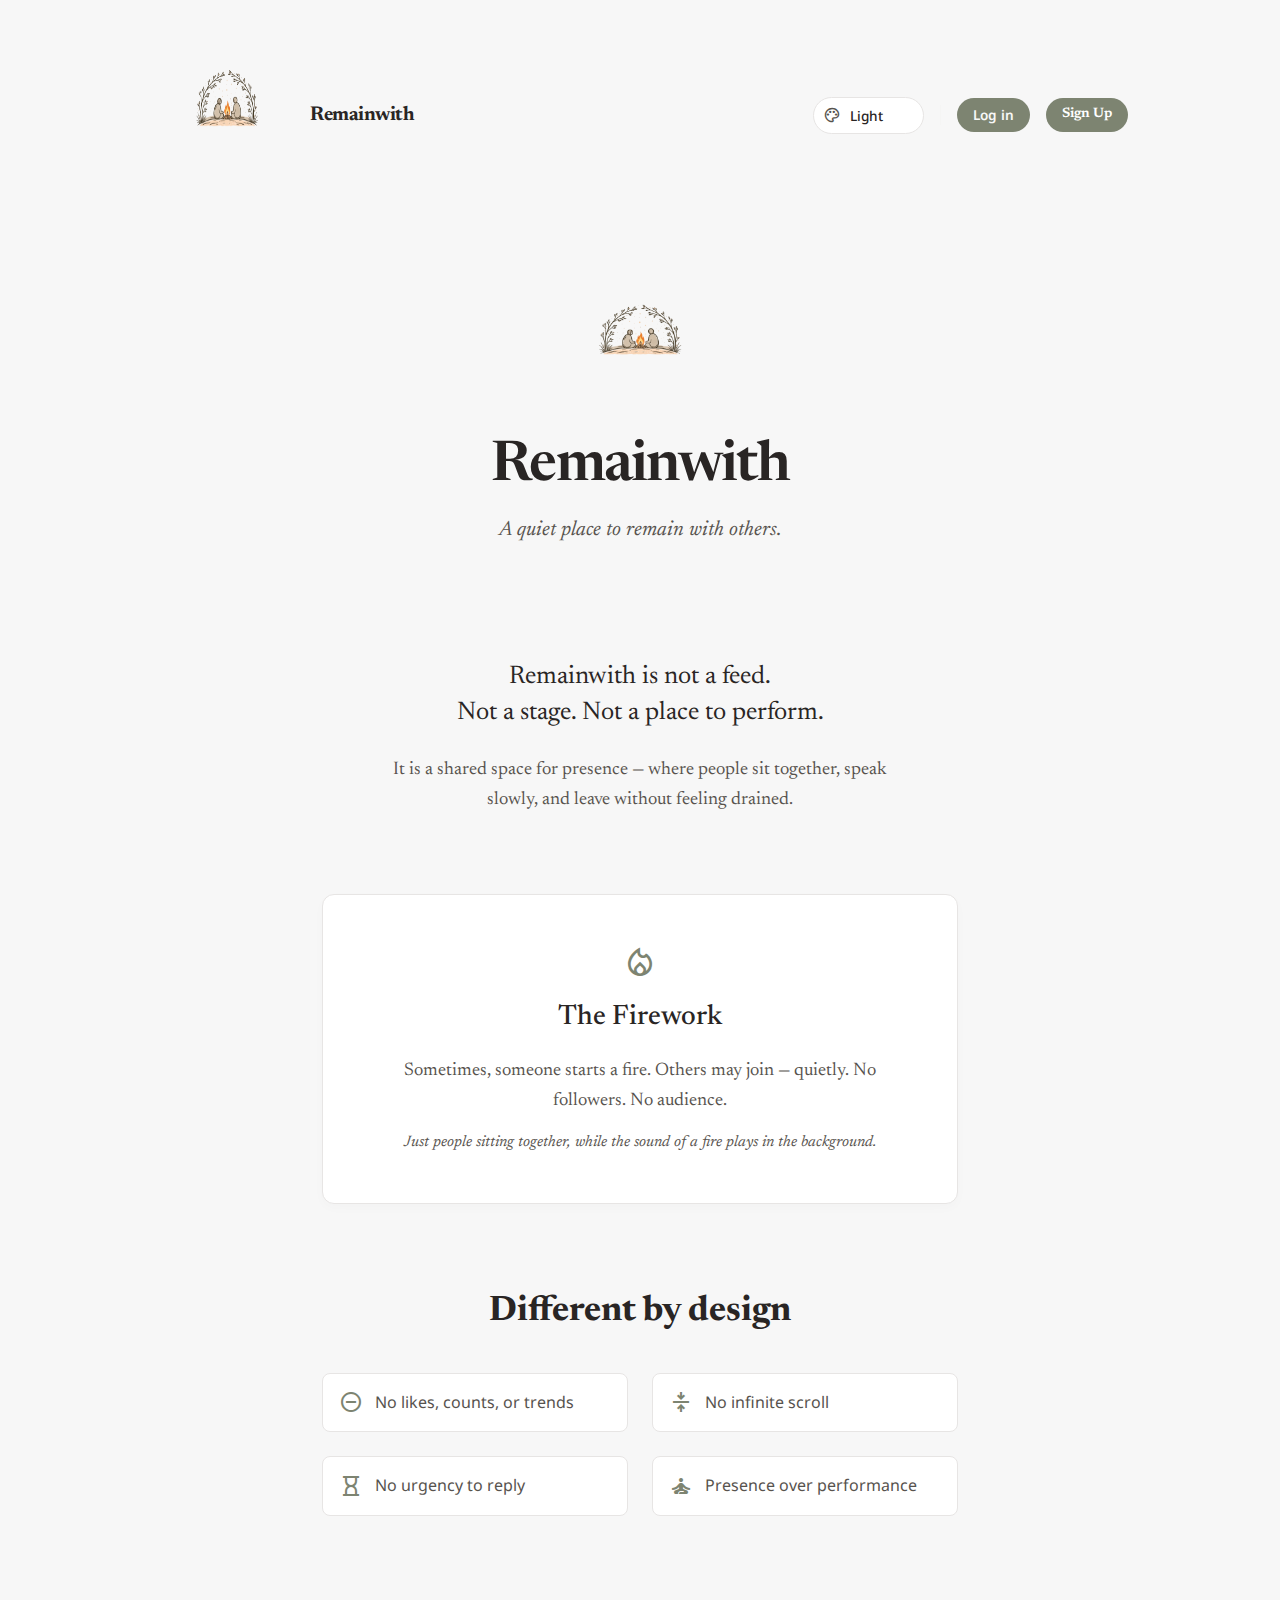
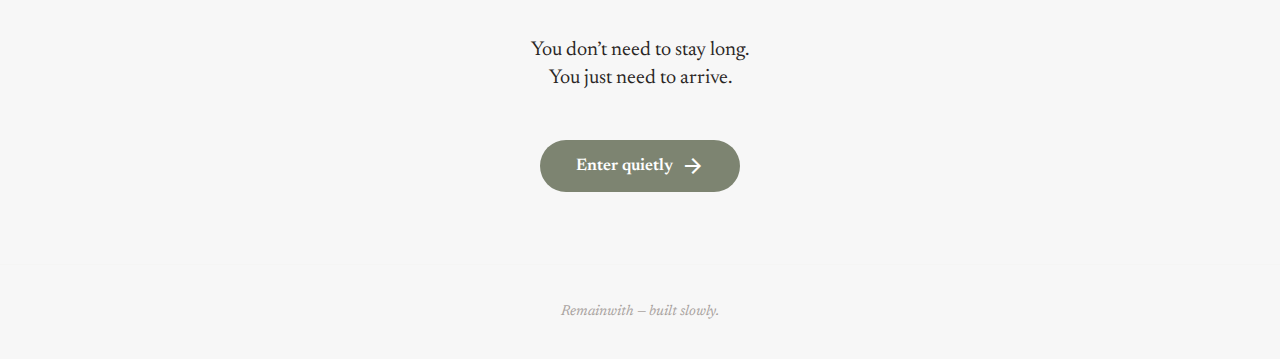
<file: frontend/index.html>
<!DOCTYPE html>
<html lang="en" data-theme="light">
<head>
    <meta charset="utf-8"/>
    <meta content="width=device-width, initial-scale=1.0, maximum-scale=1.0" name="viewport"/>
    <title>Remainwith</title>
    
    <!-- Fonts -->
    <link href="https://fonts.googleapis.com" rel="preconnect"/>
    <link crossorigin="" href="https://fonts.gstatic.com" rel="preconnect"/>
    <link href="https://fonts.googleapis.com/css2?family=Newsreader:ital,opsz,wght@0,6..72,200..800;1,6..72,200..800&amp;family=Noto+Sans:wght@400;500;700&amp;display=swap" rel="stylesheet"/>
    <link href="https://fonts.googleapis.com/css2?family=Material+Symbols+Outlined:wght,FILL@100..700,0..1&amp;display=swap" rel="stylesheet"/>

    <style>
        /* --- COPYING CORE DESIGN SYSTEM FROM DASHBOARD --- */
        :root {
            --font-display: "Newsreader", serif;
            --font-sans: "Noto Sans", sans-serif;
            --radius-md: 0.5rem;
            --radius-lg: 0.75rem;
            --radius-full: 9999px;
        }

        html[data-theme="light"] {
            --primary: #7d8471;
            --bg-body: #f7f7f7;
            --card-bg: #ffffff;
            --card-border: #e7e5e4;
            --text-main: #292524;
            --text-muted: #57534e;
            --text-subtle: #a8a29e;
            --divider: #f5f5f4;
            --stone-200: #e7e5e4;
        }

        html[data-theme="dark"] {
            --primary: #9ca38f;
            --bg-body: #191a18;
            --card-bg: #1c1917;
            --card-border: #292524;
            --text-main: #e7e5e4;
            --text-muted: #a8a29e;
            --text-subtle: #78716c;
            --divider: #292524;
            --stone-200: #292524;
        }

        html[data-theme="sepia"] {
            --primary: #8a7356;
            --bg-body: #f4ecd8;
            --card-bg: #fdf6e3;
            --card-border: #e6dcc6;
            --text-main: #433422;
            --text-muted: #746351;
            --text-subtle: #a89984;
            --divider: #e6dcc6;
            --stone-200: #dccfb8;
        }

        html[data-theme="forest"] {
            --primary: #76a881;
            --bg-body: #1a211e;
            --card-bg: #222b26;
            --card-border: #2f3b34;
            --text-main: #dcece1;
            --text-muted: #8ca392;
            --text-subtle: #56695e;
            --divider: #2f3b34;
            --stone-200: #2f3b34;
        }

        * { box-sizing: border-box; margin: 0; padding: 0; }

        body {
            background-color: var(--bg-body);
            color: var(--text-main);
            font-family: var(--font-display);
            min-height: 100vh;
            line-height: 1.6;
            transition: background-color 0.5s ease, color 0.5s ease;
            overflow-x: hidden;
        }

        img { max-width: 100%; height: auto; }

        .material-symbols-outlined { vertical-align: middle; }

        /* --- UTILITY & LAYOUT --- */
        .app-container {
            display: flex; flex-direction: column; align-items: center;
            width: 100%; min-height: 100vh;
        }

        .content-width {
            width: 100%; max-width: 700px;
            padding: 0 1.5rem;
            display: flex; flex-direction: column; gap: 4rem;
        }

        /* --- HEADER --- */
        .app-header {
            width: 100%; max-width: 65rem;
            padding: 2rem 1.5rem;
            display: flex; align-items: center; justify-content: space-between;
        }

        .logo-group {
            display: flex; align-items: center; gap: 0.5rem;
            text-decoration: none; color: inherit;
        }

        .logo-text { font-size: 1.25rem; font-weight: 700; letter-spacing: -0.025em; }

        .header-actions { display: flex; align-items: center; gap: 1rem; }

        .btn-link {
            font-family: var(--font-sans); font-size: 0.9rem; font-weight: 500;
            color: var(--text-muted); text-decoration: none; transition: color 0.2s;
        }
        .btn-link:hover { color: var(--primary); }

        /* --- THEME SELECTOR --- */
        .theme-selector-wrapper { position: relative; display: inline-flex; align-items: center; }
        .icon-palette {
            position: absolute; left: 10px; top: 50%; transform: translateY(-50%);
            font-size: 18px !important; color: var(--text-muted); pointer-events: none; z-index: 2;
        }
        .theme-select {
            appearance: none; -webkit-appearance: none; cursor: pointer;
            background-color: var(--card-bg); color: var(--text-main);
            border: 1px solid var(--card-border); border-radius: var(--radius-full);
            padding: 0.5rem 2rem 0.5rem 36px;
            font-size: 0.85rem; font-family: var(--font-sans); font-weight: 500;
            transition: all 0.2s ease-in-out;
        }
        .theme-select:hover { border-color: var(--primary); }

        /* --- LANDING HERO --- */
        .hero-section {
            text-align: center; margin-top: 3rem; margin-bottom: 2rem;
            animation: fadeIn 1.2s ease-out;
        }
        .hero-logo {
            width: 80px; height: auto; margin-bottom: 1.5rem;
            border-radius: var(--radius-lg);
        }
        .hero-title {
            font-size: 3rem; font-weight: 600; line-height: 1.1; margin-bottom: 1rem;
            letter-spacing: -0.03em;
        }
        .hero-tagline {
            font-size: 1.25rem; color: var(--text-muted); font-style: italic;
        }

        /* --- CONTENT SECTIONS --- */
        .text-section { text-align: center; }
        .text-lead {
            font-size: 1.5rem; line-height: 1.4; color: var(--text-main);
            margin-bottom: 1.5rem;
        }
        .text-body {
            font-size: 1.1rem; color: var(--text-muted); max-width: 500px; margin: 0 auto;
        }

        /* --- CARDS (Firework Section) --- */
        .feature-card {
            background-color: var(--card-bg);
            border: 1px solid var(--card-border);
            border-radius: var(--radius-lg);
            padding: 2.5rem 2rem; text-align: center;
            box-shadow: 0 4px 12px rgba(0,0,0,0.02);
            transition: border-color 0.4s;
        }
        .feature-card:hover { border-color: var(--primary); }
        .feature-icon {
            font-size: 32px; color: var(--primary); margin-bottom: 1rem;
        }

        /* --- VALUES LIST --- */
        .values-section h2 {
            font-size: 2rem; margin-bottom: 2rem; text-align: center;
        }
        .values-grid {
            display: grid; grid-template-columns: 1fr; gap: 1rem;
        }
        @media (min-width: 600px) {
            .values-grid { grid-template-columns: 1fr 1fr; }
        }
        .value-item {
            display: flex; align-items: center; gap: 0.75rem;
            font-family: var(--font-sans); font-size: 1rem; color: var(--text-muted);
            padding: 1rem; background-color: var(--card-bg);
            border-radius: var(--radius-md); border: 1px solid var(--card-border);
        }
        .value-item .material-symbols-outlined { color: var(--primary); }

        /* --- FOOTER & CTA --- */
        .enter-section {
            text-align: center; padding: 2rem 0 4rem 0;
            display: flex; flex-direction: column; align-items: center; gap: 1.5rem;
        }
        .btn-primary {
            background-color: var(--primary); color: var(--bg-body);
            padding: 0.75rem 2rem; border-radius: var(--radius-full);
            font-size: 1rem; font-weight: 600; text-decoration: none;
            transition: opacity 0.3s; display: inline-flex; align-items: center; gap: 0.5rem;
            border: none; cursor: pointer;
        }
        .btn-primary:hover { opacity: 0.9; }
        html[data-theme="light"] .btn-primary { color: #fff; }
        html[data-theme="dark"] .btn-primary { color: #1c1917; }

        .btn-link{
          background-color: var(--primary); color: var(--bg-body);
            padding: 0.75rem 2rem; border-radius: var(--radius-full);
            font-size: 1rem; font-weight: 600; text-decoration: none;
            transition: opacity 0.3s; display: inline-flex; align-items: center; gap: 0.5rem;
            border: none; cursor: pointer;
        }
        .btn-link:hover{
           opacity: 0.9;
           color: whitesmoke;
        }
        html[data-theme="light"] .btn-primary { color: #fff; }
        html[data-theme="dark"] .btn-primary { color: #1c1917; }
        .app-footer {
            padding: 2rem; text-align: center; color: var(--text-subtle);
            font-size: 0.875rem; font-style: italic; border-top: 1px solid var(--divider);
            width: 100%; margin-top: auto;
        }

        @keyframes fadeIn { from { opacity: 0; transform: translateY(20px); } to { opacity: 1; transform: translateY(0); } }

        /* --- RESPONSIVE DESIGN --- */

        /* Mobile: up to 480px */
        @media (max-width: 480px) {
            .app-header {
                padding: 1rem 1rem;
                flex-direction: column; gap: 1rem;
            }
            .logo-group img { width: 80px; height: 80px; }
            .logo-text { font-size: 1rem; }
            .header-actions { gap: 0.5rem; flex-wrap: wrap; justify-content: center; }
            .theme-selector-wrapper { width: 40px; }
            .theme-select { padding-right: 1.5rem; width: 40px; overflow: hidden; color: transparent; }
            .theme-select option { color: initial; }
            .icon-palette { left: 50%; transform: translate(-50%, -50%); }
            .btn-link, .btn-primary { padding: 0.5rem 1rem; font-size: 0.8rem; }

            .content-width { padding: 0 1rem; gap: 2rem; }

            .hero-section { margin-top: 2rem; margin-bottom: 1rem; }
            .hero-logo { width: 60px; }
            .hero-title { font-size: 2rem; }
            .hero-tagline { font-size: 1rem; }

            .text-lead { font-size: 1.25rem; margin-bottom: 1rem; }
            .text-body { font-size: 1rem; }

            .feature-card { padding: 1.5rem 1rem; }
            .feature-icon { font-size: 28px; }

            .values-section h2 { font-size: 1.5rem; margin-bottom: 1.5rem; }
            .values-grid { gap: 0.75rem; }
            .value-item { padding: 0.75rem; font-size: 0.9rem; gap: 0.5rem; }

            .enter-section { padding: 1.5rem 0 3rem 0; gap: 1rem; }
            .btn-primary { padding: 0.6rem 1.5rem; font-size: 0.9rem; }

            .app-footer { padding: 1.5rem; font-size: 0.8rem; }
        }

        /* Tablet: 481px to 1024px */
        @media (min-width: 481px) and (max-width: 1024px) {
            .app-header { padding: 1.5rem 1.5rem; }
            .logo-group img { width: 120px; height: 120px; }
            .content-width { padding: 0 2rem; gap: 3rem; }

            .hero-title { font-size: 2.5rem; }
            .hero-tagline { font-size: 1.1rem; }

            .text-lead { font-size: 1.4rem; }
            .text-body { font-size: 1rem; }

            .feature-card { padding: 2rem 1.5rem; }
            .feature-icon { font-size: 30px; }

            .values-section h2 { font-size: 1.8rem; }
            .values-grid { grid-template-columns: 1fr 1fr; gap: 1rem; }

            .enter-section { padding: 2rem 0 3rem 0; }
            .btn-primary { padding: 0.7rem 1.8rem; font-size: 0.95rem; }

            .app-footer { padding: 1.8rem; }
        }

        /* Desktop: 1025px and above */
        @media (min-width: 1025px) {
            .app-header { padding: 2.5rem 2rem; }
            .logo-group img { width: 150px; height: 150px; }
            .content-width { padding: 0 2rem; gap: 5rem; }

            .hero-title { font-size: 3.5rem; }
            .hero-tagline { font-size: 1.3rem; }

            .text-lead { font-size: 1.6rem; }
            .text-body { font-size: 1.15rem; }

            .feature-card { padding: 3rem 2.5rem; }
            .feature-icon { font-size: 36px; }

            .values-section h2 { font-size: 2.2rem; }
            .values-grid { grid-template-columns: 1fr 1fr; gap: 1.5rem; }

            .enter-section { padding: 2.5rem 0 4.5rem 0; }
            .btn-primary { padding: 0.8rem 2.2rem; font-size: 1.05rem; }

            .app-footer { padding: 2.2rem; font-size: 0.9rem; }
        }
    </style>
</head>
<body>

    <div class="app-container">
        
        <!-- Header: Logo + Navigation + Theme -->
        <header class="app-header">
            <a href="/" class="logo-group">
    <img src="/assets/Remainwith_logov1.png" alt="logo" width="200px" height="200px">

                <!-- <span class="material-symbols-outlined" style="font-size: 24px; color: var(--text-main);">spa</span> -->
                <span class="logo-text">Remainwith</span>
            </a>
            
            <div class="header-actions">
                <!-- Theme Switcher -->
                <div class="theme-selector-wrapper">
                    <span class="material-symbols-outlined icon-palette">palette</span>
                    <select class="theme-select" id="theme-select" aria-label="Select Theme">
                        <option value="light">Light</option>
                        <option value="dark">Dark</option>
                        <option value="sepia">Sepia</option>
                        <option value="forest">Forest</option>
                    </select>
                </div>
                
                <span style="color: var(--divider); height: 20px; border-left: 1px solid;"></span>
                
                <a href="/login" class="btn-link" style="padding: 0.4rem 1rem; font-size: 0.85rem;">Log in</a>
                <a href="/signup" class="btn-primary" style="padding: 0.4rem 1rem; font-size: 0.85rem;">Sign Up</a>
            </div>
        </header>

        <main class="content-width">
            
            <!-- Hero -->
            <section class="hero-section">
                <!-- Fallback to icon if image missing, or use image class -->
                <!-- <img src="/assets/Remainwith_logo.png" alt="Remainwith" class="hero-logo" /> -->
                <div style="margin-bottom: 1rem;">
                    <img src="/assets/Remainwith_logov1.png" alt="logo" width="200px" height="200px">


                </div>
                
                <h1 class="hero-title">Remainwith</h1>
                <p class="hero-tagline">A quiet place to remain with others.</p>
            </section>

            <!-- What is it -->
            <section class="text-section">
                <p class="text-lead">
                    Remainwith is not a feed.<br />
                    Not a stage. Not a place to perform.
                </p>
                <p class="text-body">
                    It is a shared space for presence — where people sit together, speak slowly, and leave without feeling drained.
                </p>
            </section>

            <!-- Feature Card: Firework -->
            <section class="feature-card">
                <span class="material-symbols-outlined feature-icon">local_fire_department</span>
                <h2 style="font-size: 1.75rem; font-weight: 500; margin-bottom: 1rem;">The Firework</h2>
                <p class="text-body" style="margin-bottom: 1rem;">
                    Sometimes, someone starts a fire. Others may join — quietly. No followers. No audience.
                </p>
                <p class="text-body" style="font-size: 0.95rem; font-style: italic;">
                    Just people sitting together, while the sound of a fire plays in the background.
                </p>
            </section>

            <!-- Values / Different by Design -->
            <section class="values-section">
                <h2>Different by design</h2>
                <div class="values-grid">
                    <div class="value-item">
                        <span class="material-symbols-outlined">do_not_disturb_on</span>
                        <span>No likes, counts, or trends</span>
                    </div>
                    <div class="value-item">
                        <span class="material-symbols-outlined">vertical_align_center</span>
                        <span>No infinite scroll</span>
                    </div>
                    <div class="value-item">
                        <span class="material-symbols-outlined">hourglass_empty</span>
                        <span>No urgency to reply</span>
                    </div>
                    <div class="value-item">
                        <span class="material-symbols-outlined">self_improvement</span>
                        <span>Presence over performance</span>
                    </div>
                </div>
            </section>

            <!-- Enter / CTA -->
            <section class="enter-section">
                <p class="text-lead" style="font-size: 1.25rem;">
                    You don’t need to stay long.<br />
                    You just need to arrive.
                </p>
                <!-- Using Signup as the CTA for new users -->
                <a href="/signup" class="btn-primary">
                    <span>Enter quietly</span>
                    <span class="material-symbols-outlined">arrow_forward</span>
                </a>
            </section>

        </main>

        <footer class="app-footer">
            <p>Remainwith — built slowly.</p>
        </footer>

    </div>

    <!-- Theme Logic (Shared with Dashboard) -->
    <script>
        (function() {
            const htmlElement = document.documentElement;
            const themeSelect = document.getElementById('theme-select');
            const storageKey = 'remainwith-theme';

            function loadTheme() {
                const savedTheme = localStorage.getItem(storageKey);
                if (savedTheme) {
                    setTheme(savedTheme);
                } else {
                    const systemDark = window.matchMedia('(prefers-color-scheme: dark)').matches;
                    setTheme(systemDark ? 'dark' : 'light');
                }
            }

            function setTheme(theme) {
                htmlElement.setAttribute('data-theme', theme);
                if(themeSelect) themeSelect.value = theme;
                localStorage.setItem(storageKey, theme);
            }

            loadTheme();

            if (themeSelect) {
                themeSelect.addEventListener('change', (e) => {
                    setTheme(e.target.value);
                });
            }
        })();
    </script>
</body>
</html>
</file>
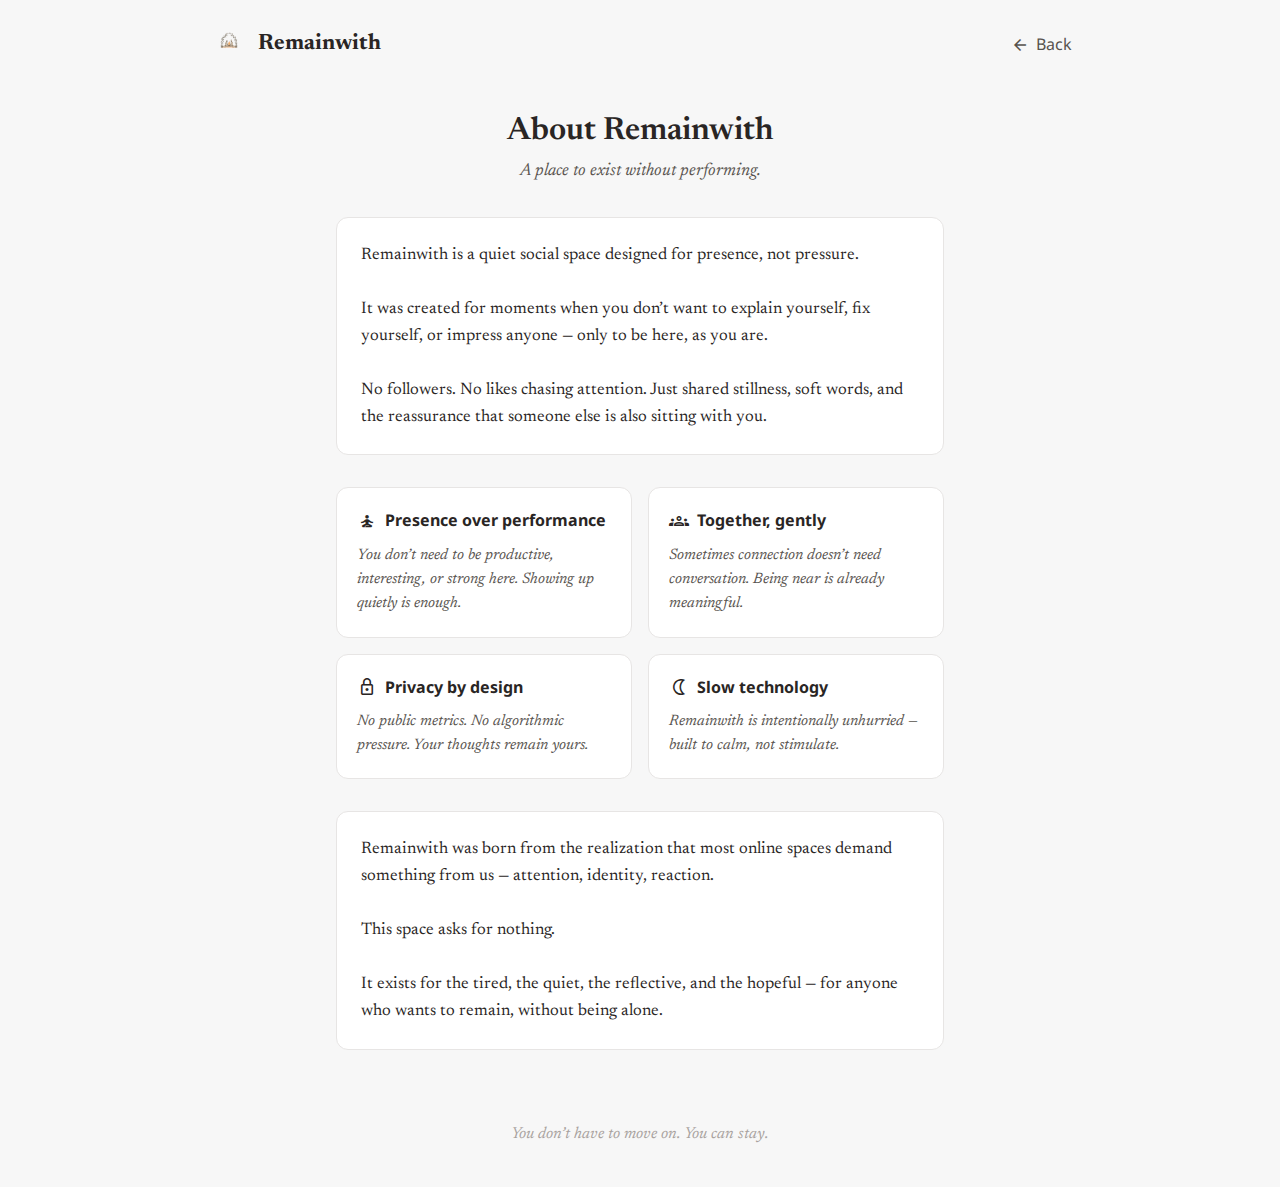
<file: frontend/about.html>
<!DOCTYPE html>
<html lang="en" data-theme="light">
<head>
    <meta charset="utf-8"/>
    <meta name="viewport" content="width=device-width, initial-scale=1.0"/>
    <title>About · Remainwith</title>

    <!-- Fonts -->
    <link href="https://fonts.googleapis.com/css2?family=Newsreader:ital,opsz,wght@0,6..72,200..800;1,6..72,200..800&family=Noto+Sans:wght@400;500;700&display=swap" rel="stylesheet"/>
    <link href="https://fonts.googleapis.com/css2?family=Material+Symbols+Outlined&display=swap" rel="stylesheet"/>

  <style>
/* ===============================
   THEME VARIABLES
================================ */
:root {
    --font-display: "Newsreader", serif;
    --font-sans: "Noto Sans", sans-serif;

    --radius-md: 0.5rem;
    --radius-lg: 0.75rem;

    --primary: #7d8471;
    --bg-body: #f7f7f7;
    --card-bg: #ffffff;
    --card-border: #e7e5e4;

    --text-main: #292524;
    --text-muted: #57534e;
    --text-subtle: #a8a29e;
    --divider: #f5f5f4;
}

/* ===============================
   BASE RESET
================================ */
* {
    box-sizing: border-box;
    margin: 0;
    padding: 0;
}

body {
    background: var(--bg-body);
    color: var(--text-main);
    font-family: var(--font-display);
    line-height: 1.6;
}

/* ===============================
   LAYOUT
================================ */
.app-container {
    min-height: 100vh;
    display: flex;
    flex-direction: column;
    align-items: center;
}

.feed-container {
    width: 100%;
    max-width: 640px;
    padding: 0 1rem;
    display: flex;
    flex-direction: column;
    gap: 2rem;
}

/* ===============================
   HEADER
================================ */
.app-header {
    width: 100%;
    max-width: 56rem;
    padding: 1.5rem 1rem;
    display: flex;
    align-items: center;
    justify-content: space-between;
}

.logo-group {
    display: flex;
    align-items: center;
    gap: 0.5rem;
    text-decoration: none;
    color: inherit;
}

.logo-text {
    font-size: 1.4rem;
    font-weight: 700;
}

.btn-link {
    display: flex;
    align-items: center;
    gap: 0.4rem;
    background: none;
    border: none;
    font-family: var(--font-sans);
    color: var(--text-muted);
    cursor: pointer;
    text-decoration: none;
}

.btn-link:hover {
    color: var(--primary);
}

/* ===============================
   GREETING / HERO
================================ */
.greeting-section {
    text-align: center;
    padding-top: 1rem;
}

.greeting-title {
    font-size: 2rem;
    font-weight: 600;
}

.greeting-subtitle {
    font-size: 1.1rem;
    font-style: italic;
    color: var(--text-muted);
}

/* ===============================
   CARDS
================================ */
.journal-card {
    background: var(--card-bg);
    border: 1px solid var(--card-border);
    border-radius: var(--radius-lg);
    padding: 1.5rem;
}

.card-content {
    font-size: 1.05rem;
}

.dashboard-grid {
    display: grid;
    grid-template-columns: 1fr;
    gap: 1rem;
}

@media (min-width: 640px) {
    .dashboard-grid {
        grid-template-columns: 1fr 1fr;
    }
}

.dashboard-card {
    background: var(--card-bg);
    border: 1px solid var(--card-border);
    border-radius: var(--radius-lg);
    padding: 1.25rem;
    display: flex;
    flex-direction: column;
    gap: 0.6rem;
}

.db-header {
    display: flex;
    align-items: center;
    gap: 0.5rem;
}

.db-title {
    font-family: var(--font-sans);
    font-weight: 700;
    font-size: 1rem;
}

.db-desc {
    font-size: 0.95rem;
    color: var(--text-muted);
    font-style: italic;
}

/* ===============================
   FOOTER
================================ */
.app-footer {
    padding: 2.5rem 0;
    text-align: center;
    font-style: italic;
    color: var(--text-subtle);
}

/* ===============================
   ICON FIX
================================ */
.material-symbols-outlined {
    font-size: 20px;
    vertical-align: middle;
}
</style>

</head>

<body>
<div class="app-container">

    <!-- Header (same as dashboard, simplified) -->
    <header class="app-header">
        <a href="/" class="logo-group">
            <img src="/assets/Remainwith_logov1.png" alt="Remainwith logo" width="42" height="42">
            <h1 class="logo-text">Remainwith</h1>
        </a>

        <div class="header-actions">
            <a href="/" class="btn-link">
                <span class="material-symbols-outlined">arrow_back</span>
                <span class="btn-text">Back</span>
            </a>
        </div>
    </header>

    <!-- Main Content -->
    <main class="feed-container">

        <!-- Hero -->
        <section class="greeting-section">
            <h2 class="greeting-title">About Remainwith</h2>
            <p class="greeting-subtitle">
                A place to exist without performing.
            </p>
        </section>

        <!-- About Card -->
        <section class="journal-card">
            <div class="card-content">
                <p>
                    Remainwith is a quiet social space designed for presence, not pressure.
                </p>
                <br>
                <p>
                    It was created for moments when you don’t want to explain yourself,
                    fix yourself, or impress anyone — only to be here, as you are.
                </p>
                <br>
                <p>
                    No followers. No likes chasing attention.
                    Just shared stillness, soft words, and the reassurance that
                    someone else is also sitting with you.
                </p>
            </div>
        </section>

        <!-- Philosophy -->
        <section class="dashboard-grid">

            <div class="dashboard-card">
                <div class="db-header">
                    <span class="material-symbols-outlined">self_improvement</span>
                    <span class="db-title">Presence over performance</span>
                </div>
                <p class="db-desc">
                    You don’t need to be productive, interesting, or strong here.
                    Showing up quietly is enough.
                </p>
            </div>

            <div class="dashboard-card">
                <div class="db-header">
                    <span class="material-symbols-outlined">groups</span>
                    <span class="db-title">Together, gently</span>
                </div>
                <p class="db-desc">
                    Sometimes connection doesn’t need conversation.
                    Being near is already meaningful.
                </p>
            </div>

            <div class="dashboard-card">
                <div class="db-header">
                    <span class="material-symbols-outlined">lock</span>
                    <span class="db-title">Privacy by design</span>
                </div>
                <p class="db-desc">
                    No public metrics. No algorithmic pressure.
                    Your thoughts remain yours.
                </p>
            </div>

            <div class="dashboard-card">
                <div class="db-header">
                    <span class="material-symbols-outlined">nightlight</span>
                    <span class="db-title">Slow technology</span>
                </div>
                <p class="db-desc">
                    Remainwith is intentionally unhurried —
                    built to calm, not stimulate.
                </p>
            </div>

        </section>

        <!-- Origin -->
        <section class="journal-card">
            <div class="card-content">
                <p>
                    Remainwith was born from the realization that
                    most online spaces demand something from us —
                    attention, identity, reaction.
                </p>
                <br>
                <p>
                    This space asks for nothing.
                </p>
                <br>
                <p>
                    It exists for the tired, the quiet,
                    the reflective, and the hopeful —
                    for anyone who wants to remain,
                    without being alone.
                </p>
            </div>
        </section>

        <!-- Footer Message -->
        <footer class="app-footer">
            <p>You don’t have to move on. You can stay.</p>
        </footer>

    </main>
</div>
</body>
</html>
</file>
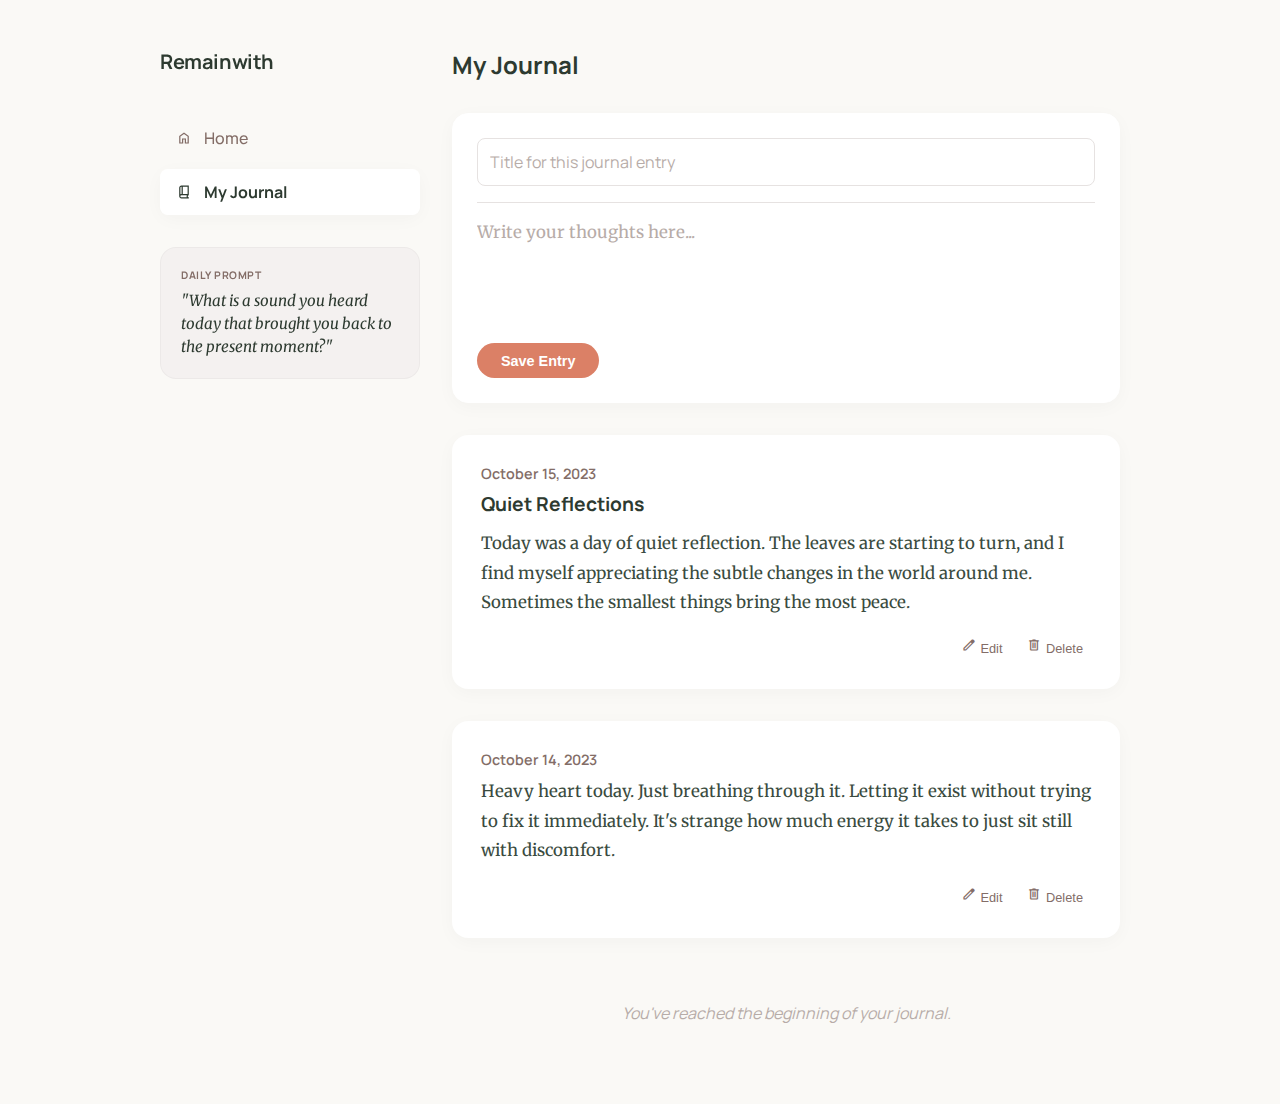
<file: frontend/journal.html>
<!DOCTYPE html>
<html lang="en" class="light">
<head>
<meta charset="utf-8"/>
<meta name="viewport" content="width=device-width, initial-scale=1.0"/>
<title>My Journal - Remainwith</title>

<link rel="preconnect" href="https://fonts.googleapis.com"/>
<link rel="preconnect" href="https://fonts.gstatic.com" crossorigin/>
<link href="https://fonts.googleapis.com/css2?family=Manrope:wght@400;500;600;700&family=Merriweather:ital,wght@0,300;0,400;0,700;1,300&display=swap" rel="stylesheet"/>
<link href="https://fonts.googleapis.com/css2?family=Material+Symbols+Outlined:wght,FILL@100..700,0..1&display=swap" rel="stylesheet"/>

<style>
:root {
    /* Palette */
    --primary: #db8066;
    --primary-light: rgba(219,128,102,0.08);
    --primary-hover: #c9745d;
    --bg: #FAF9F6;
    --surface: #ffffff;
    --border: #e6e2e1;
    --text-main: #2d3a30;
    --text-muted: #836d67;
    --text-light: #b7aca8;

    /* Spacing & Structure */
    --radius-lg: 1rem;
    --radius-sm: 0.5rem;
    --container-width: 1024px;

    /* Typography */
    --font-serif: "Merriweather", serif;
    --font-sans: "Manrope", sans-serif;

    /* Shadows */
    --shadow-soft: 0 4px 20px -2px rgba(45, 58, 48, 0.04);
}

* { box-sizing: border-box; margin: 0; padding: 0; }

body {
    font-family: var(--font-sans);
    background: var(--bg);
    color: var(--text-main);
    min-height: 100vh;
    overflow-x: hidden;
}

/* --- Layout Grid --- */
.app-layout {
    display: grid;
    grid-template-columns: 1fr;
    max-width: var(--container-width);
    margin: 0 auto;
    padding: 1.5rem;
    gap: 2rem;
}

@media (min-width: 768px) {
    .app-layout {
        grid-template-columns: 260px 1fr; /* Sidebar | Journal */
        padding: 3rem 2rem;
        align-items: start;
    }
}

/* --- Sidebar (Navigation & Context) --- */
.sidebar {
    display: flex;
    flex-direction: column;
    gap: 2rem;
}

@media (min-width: 768px) {
    .sidebar {
        position: sticky;
        top: 3rem;
    }
}

.brand {
    display: flex;
    align-items: center;
    gap: 0.75rem;
    color: var(--text-main);
    text-decoration: none;
    margin-bottom: 0.5rem;
}

.brand-icon {
    color: var(--primary);
    font-size: 2rem;
}

.brand-text {
    font-weight: 700;
    font-size: 1.25rem;
    letter-spacing: -0.02em;
}

.nav-links {
    display: flex;
    flex-direction: column;
    gap: 0.5rem;
}

.nav-item {
    display: flex;
    align-items: center;
    gap: 0.75rem;
    padding: 0.75rem 1rem;
    border-radius: var(--radius-sm);
    color: var(--text-muted);
    text-decoration: none;
    font-weight: 500;
    transition: all 0.2s ease;
}

.nav-item:hover {
    background: white;
    color: var(--primary);
    box-shadow: 0 2px 4px rgba(0,0,0,0.02);
}

.nav-item.active {
    background: var(--surface);
    color: var(--text-main);
    font-weight: 700;
    box-shadow: var(--shadow-soft);
}

.daily-prompt-card {
    background: #f4f1f0;
    padding: 1.25rem;
    border-radius: var(--radius-lg);
    border: 1px solid rgba(0,0,0,0.03);
}

.prompt-label {
    text-transform: uppercase;
    font-size: 0.65rem;
    letter-spacing: 0.05em;
    font-weight: 700;
    color: var(--text-muted);
    margin-bottom: 0.5rem;
    display: block;
}

.prompt-text {
    font-family: var(--font-serif);
    font-style: italic;
    font-size: 0.95rem;
    line-height: 1.5;
    color: var(--text-main);
}

/* --- Main Journal Area --- */
.journal-area {
    display: flex;
    flex-direction: column;
    gap: 2rem;
    width: 100%;
}

.journal-header {
    font-size: 1.5rem;
    font-weight: 700;
    color: var(--text-main);
}

/* New Entry Composer */
.new-entry-card {
    background: var(--surface);
    border-radius: var(--radius-lg);
    box-shadow: var(--shadow-soft);
    padding: 1.5rem;
    border: 1px solid white;
}

.new-entry-title {
    width: 100%;
    border: 1px solid var(--border);
    border-radius: var(--radius-sm);
    padding: 0.75rem;
    font-family: var(--font-sans);
    font-size: 1rem;
    color: var(--text-main);
    background: transparent;
    margin-bottom: 1rem;
    outline: none;
    transition: border-color 0.2s;
}

.new-entry-title:focus {
    border-color: var(--primary);
}

.new-entry-title::placeholder {
    color: var(--text-light);
}

.new-entry-input {
    width: 100%;
    border: none;
    border-top: 1px solid var(--border);
    resize: none;
    outline: none;
    font-family: var(--font-serif);
    font-size: 1.05rem;
    line-height: 1.6;
    color: var(--text-main);
    min-height: 120px;
    background: transparent;
    margin-bottom: 1rem;
    padding-top: 1rem;
}

.new-entry-input::placeholder {
    color: var(--text-light);
}

.btn-save {
    background: var(--primary);
    color: white;
    border: none;
    padding: 0.6rem 1.5rem;
    border-radius: 2rem;
    font-weight: 700;
    font-size: 0.9rem;
    cursor: pointer;
    transition: background 0.2s;
}

.btn-save:hover {
    background: var(--primary-hover);
}

/* Journal Entries */
.entry-card {
    background: var(--surface);
    border-radius: var(--radius-lg);
    box-shadow: var(--shadow-soft);
    padding: 1.75rem;
    border: 1px solid rgba(255,255,255,0.8);
}

.entry-date {
    font-size: 0.9rem;
    color: var(--text-muted);
    font-weight: 600;
    margin-bottom: 0.5rem;
}

.entry-title {
    font-size: 1.2rem;
    font-weight: 700;
    color: var(--text-main);
    margin-bottom: 0.75rem;
}

.entry-content {
    font-family: var(--font-serif);
    font-size: 1.05rem;
    line-height: 1.75;
    color: #3a4b40;
    margin-bottom: 1rem;
}

.entry-actions {
    display: flex;
    gap: 0.5rem;
    justify-content: flex-end;
}

.btn-edit, .btn-delete {
    background: none;
    border: none;
    color: var(--text-muted);
    cursor: pointer;
    font-size: 0.8rem;
    padding: 0.25rem 0.5rem;
    border-radius: 0.25rem;
    transition: all 0.2s;
}

.btn-edit:hover {
    color: var(--primary);
    background: var(--primary-light);
}

.btn-delete:hover {
    color: #d32f2f;
    background: rgba(211, 47, 47, 0.1);
}

.material-symbols-outlined {
    font-size: 1rem !important;
}

/* Mobile Nav Toggle */
.mobile-menu-btn {
    display: none;
}

@media (max-width: 768px) {
    .mobile-menu-btn {
        display: block;
        background: none;
        border: none;
        color: var(--text-main);
    }
    .daily-prompt-card {
        display: none;
    }
}
</style>
</head>

<body>

<div class="app-layout">

    <!-- Sidebar -->
    <aside class="sidebar">
        <div style="display: flex; justify-content: space-between; align-items: center;">
            <a href="#" class="brand">
                <span class="brand-text">Remainwith</span>
            </a>
            <button class="mobile-menu-btn">
                <span class="material-symbols-outlined">menu</span>
            </button>
        </div>

        <nav class="nav-links">
            <a href="/dashboard.tmpl" class="nav-item">
                <span class="material-symbols-outlined">home</span>
                Home
            </a>
            <a href="#" class="nav-item active">
                <span class="material-symbols-outlined">book_2</span>
                My Journal
            </a>
        </nav>

        <div class="daily-prompt-card">
            <span class="prompt-label">Daily Prompt</span>
            <p class="prompt-text">"What is a sound you heard today that brought you back to the present moment?"</p>
        </div>
    </aside>

    <!-- Main Content -->
    <main class="journal-area">

        <h1 class="journal-header">My Journal</h1>

        <!-- New Entry Composer -->
        <form class="new-entry-card" action="/journal" method="POST">
            <input type="text" class="new-entry-title" name="title" placeholder="Title for this journal entry" required>
            <textarea class="new-entry-input" name="entry" placeholder="Write your thoughts here..." required></textarea>
            <button class="btn-save" type="submit">Save Entry</button>
        </form>

        <!-- Journal Entry 1 -->
        <article class="entry-card">
            <div class="entry-date">October 15, 2023</div>
            <div class="entry-title">Quiet Reflections</div>
            <div class="entry-content">
                Today was a day of quiet reflection. The leaves are starting to turn, and I find myself appreciating the subtle changes in the world around me. Sometimes the smallest things bring the most peace.
            </div>
            <div class="entry-actions">
                <button class="btn-edit">
                    <span class="material-symbols-outlined">edit</span>
                    Edit
                </button>
                <button class="btn-delete">
                    <span class="material-symbols-outlined">delete</span>
                    Delete
                </button>
            </div>
        </article>

        <!-- Journal Entry 2 -->
        <article class="entry-card">
            <div class="entry-date">October 14, 2023</div>
            <div class="entry-content">
                Heavy heart today. Just breathing through it. Letting it exist without trying to fix it immediately. It's strange how much energy it takes to just sit still with discomfort.
            </div>
            <div class="entry-actions">
                <button class="btn-edit">
                    <span class="material-symbols-outlined">edit</span>
                    Edit
                </button>
                <button class="btn-delete">
                    <span class="material-symbols-outlined">delete</span>
                    Delete
                </button>
            </div>
        </article>

  
        <div style="text-align: center; color: var(--text-light); font-style: italic; padding: 2rem;">
            You've reached the beginning of your journal.
        </div>

    </main>
</div>

</body>
</html>
</file>
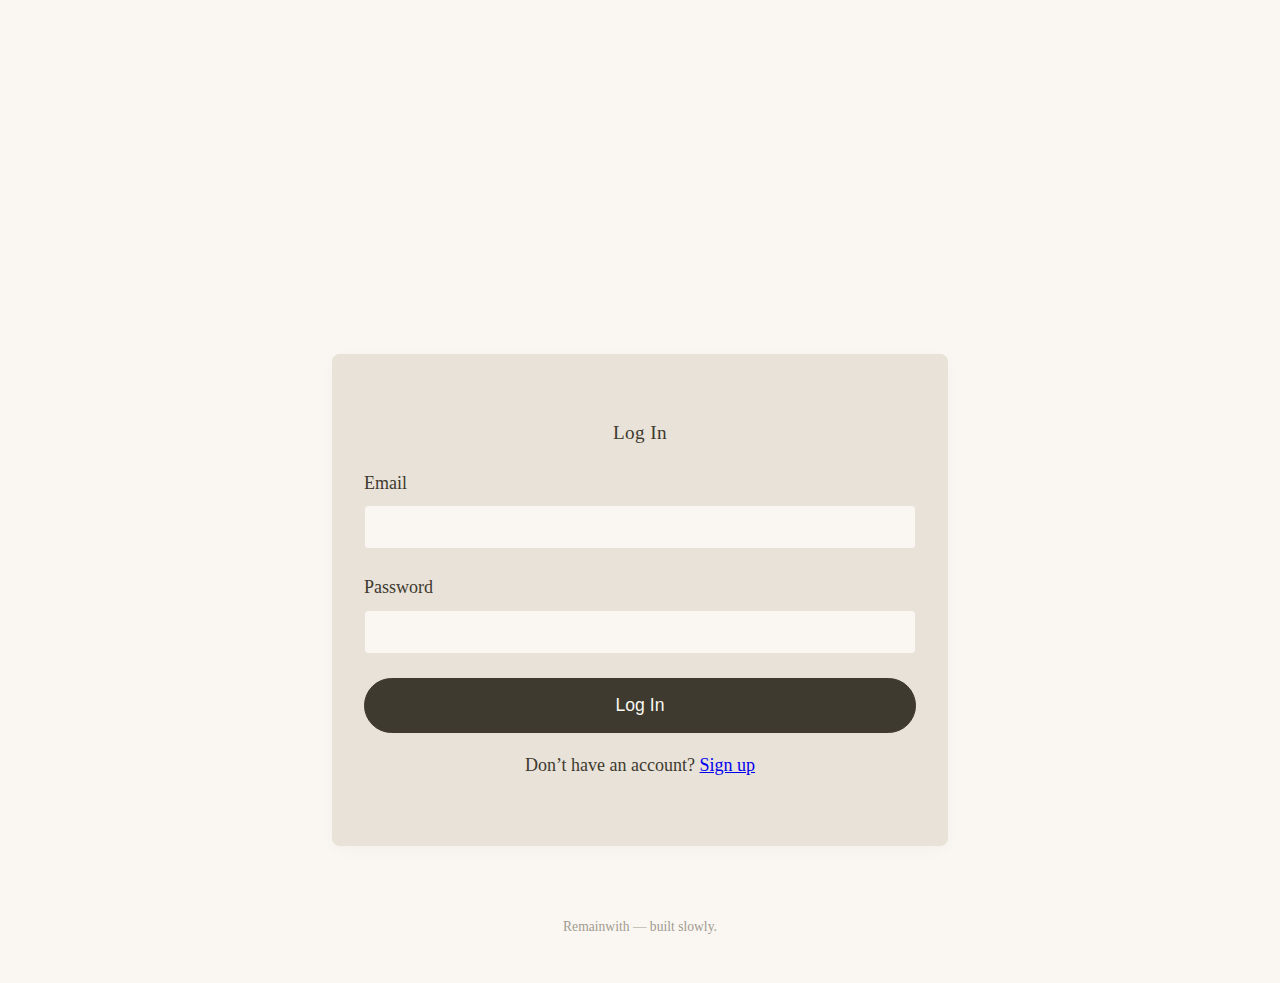
<file: frontend/login.html>
<!DOCTYPE html>
<html lang="en">
<head>
  <meta charset="UTF-8" />
  <title>Login - Remainwith</title>
  <link rel="stylesheet" href="static/style.css" />
  <meta name="viewport" content="width=device-width, initial-scale=1" />
</head>
<body>

  <!-- Hero -->
  <section class="hero">
    <img src="../assets/Remainwith.png" alt="Remainwith logo" class="logo" />
    <p class="tagline">
      Welcome back to the quiet space.
    </p>
  </section>

  <!-- Login Form -->
  <section class="section">
    <div class="card">
      <h2>Log In</h2>
      <form action="/login" method="post">

        <div class="form-group">
          <label for="email" class="form-label">Email</label>
          <input
            type="email"
            id="email"
            name="email"
            required
            class="form-input"
          />
        </div>

        <div class="form-group">
          <label for="password" class="form-label">Password</label>
          <input type="password" id="password" name="password" required class="form-input"
          />
        </div>

        <button type="submit" class="enter-link form-button">
          Log In
        </button>
      </form>

      <!-- Optional link -->
      <p class="form-footer">
        Don’t have an account?
        <a href="/signup">Sign up</a>
      </p>
    </div>
  </section>

  <!-- Footer -->
  <footer>
    <p>Remainwith — built slowly.</p>
  </footer>

</body>
</html>
</file>
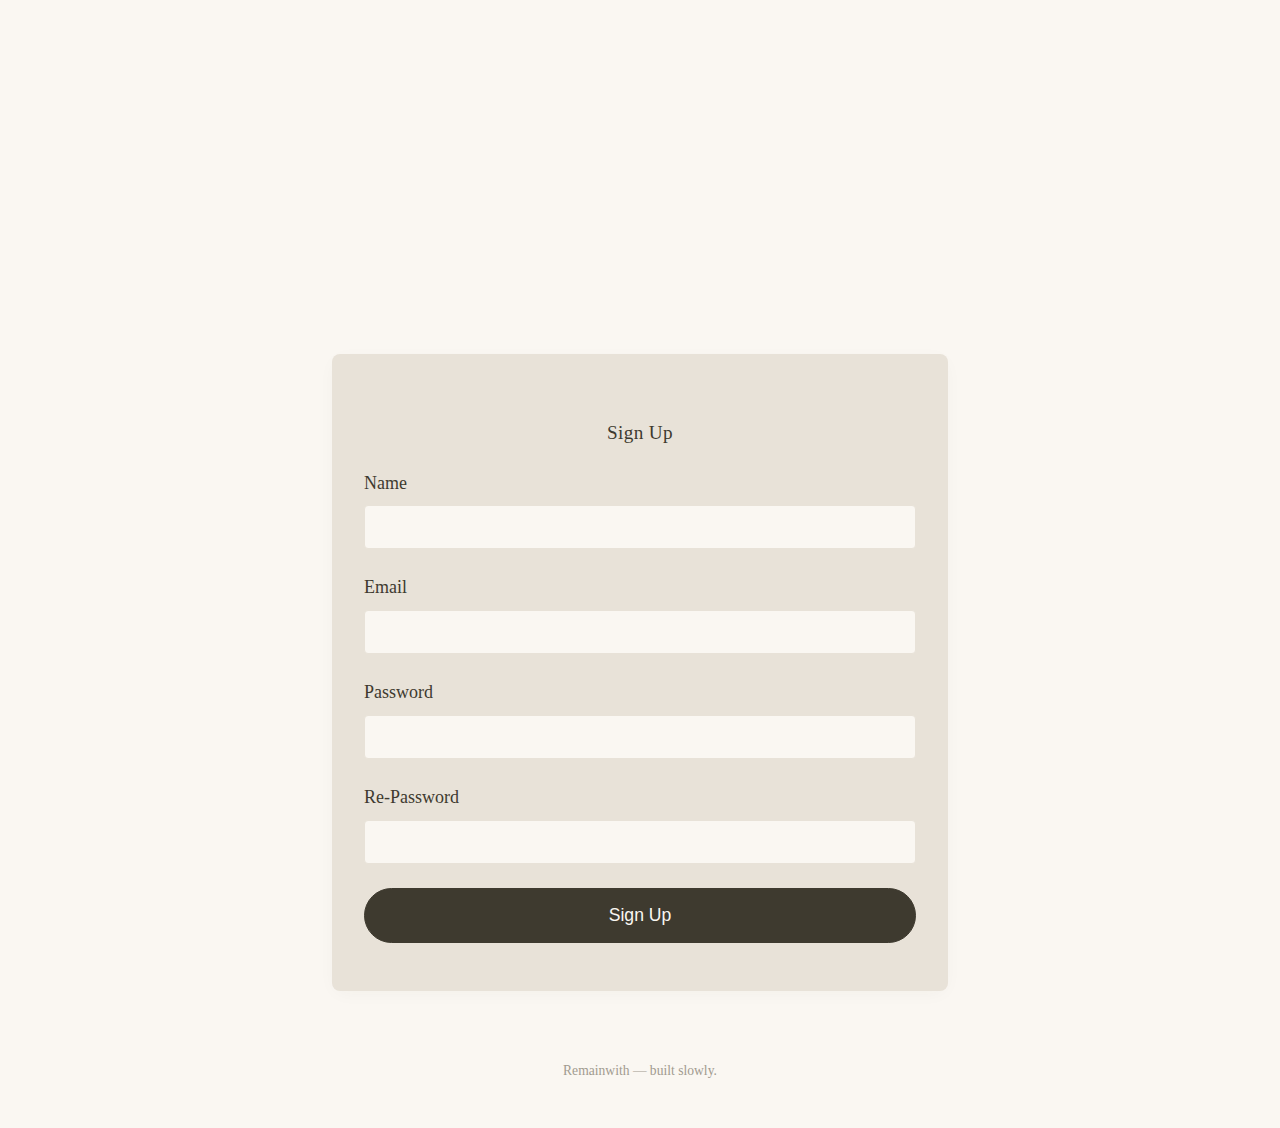
<file: frontend/signup.html>
<!DOCTYPE html>
<html lang="en">
<head>
  <meta charset="UTF-8" />
  <title>Signup - Remainwith</title>
  <link rel="stylesheet" href="static/style.css" />
  <meta name="viewport" content="width=device-width, initial-scale=1" />
</head>
<body>

  <!-- Hero -->
  <section class="hero">
    <img src="../assets/Remainwith.png" alt="Remainwith logo" class="logo" />
    <p class="tagline">
        Join the quiet space.
    </p>
  </section>

  <!-- Signup Form -->
  <section class="section">
    <div class="card">
      <h2>Sign Up</h2>
      <form action="/signup" method="post">
        <div class="form-group">
          <label for="name" class="form-label">Name</label>
          <input type="text" id="name" name="name" required class="form-input" />
        </div>
        <div class="form-group">
          <label for="email" class="form-label">Email</label>
          <input type="email" id="email" name="email" required class="form-input" />
        </div>
        <div class="form-group">
          <label for="password" class="form-label">Password</label>
          <input type="password" id="password" name="password" required class="form-input" />
        </div>
        <div class="form-group">
          <label for="password" class="form-label">Re-Password</label>
          <input type="password" id="Repassword" name="Repassword" required class="form-input" />
        </div>
        <button type="submit" class="enter-link form-button">Sign Up</button>
      </form>
    </div>
  </section>

  <!-- Footer -->
  <footer>
    <p>Remainwith — built slowly.</p>
  </footer>

</body>
</html>
</file>
<file: frontend/static/style.css>
:root {
  /* Strict adherence to original color theme */
  --bg: #FAF7F2;
  --ink: #3E3A2F;
  --muted: #7A7466;
  --accent: #D98A3A;
  --soft: #E8E2D8;

  /* Spacing variables for consistency */
  --spacing-sm: 0.75rem;
  --spacing-md: 1.5rem;
  --spacing-lg: 2.5rem;
}

* {
  box-sizing: border-box;
}

::selection {
  background: var(--soft);
  color: var(--ink);
}

html {
  scroll-behavior: smooth;
}

body {
  margin: 0;
  background: var(--bg);
  color: var(--ink);
  /* Improved Serif Stack: Warm and humanist */
  font-family: "Iowan Old Style", "Apple Garamond", "Baskerville", "Times New Roman", serif;
  line-height: 1.6;
  font-size: 18px;
  -webkit-font-smoothing: antialiased;
}

/* --- Layout --- */

.section {
  max-width: 640px;
  margin: 0 auto;
  padding: var(--spacing-md) var(--spacing-sm);
  animation: fadeIn 1.2s ease-out;
}

.text-center {
  text-align: center;
}

/* --- Typography --- */


h2 {
  font-size: 0.9rem; /* Small caps style for subheaders */
  margin-bottom: 1.25rem;
  font-weight: 400;
  letter-spacing: 0.02em;
  text-transform: uppercase;
  color: var(--muted);
}

.tagline {
  color: var(--muted);
  font-size: 1.2rem;
  margin-top: 0.25rem;
  font-style: italic;
}

.lead {
  font-size: 1.5rem;
  line-height: 1.5;
  margin-bottom: 2rem;
  color: var(--ink);
}

/* --- Hero Section --- */

.hero {
  text-align: center;
  padding: var(--spacing-md) var(--spacing-sm) var(--spacing-md);
  opacity: 0;
  animation: fadeIn 1.5s ease forwards; /* Subtle entrance */
  
}

.logo {
  height: auto;
  max-width: 300px;
  width: 100%;
  display: block;
  margin-left: auto;
  margin-right: auto;
}

img{
  margin-bottom: 2rem;
}
/* --- Card Style (The Firework) --- */

.card {
  background: var(--soft);
  padding: 3rem 2rem;
  border-radius: 8px; /* Slightly sharper corners for a paper feel */
  text-align: center;
  /* Very subtle shadow to lift it off the page slightly */
  box-shadow: 0 4px 20px -5px rgba(62, 58, 47, 0.05); 
}

.card h2 {
  color: var(--ink); /* Override muted color for card header */
  font-size: 1.2rem;
  text-transform: none;
}

/* --- Values List --- */

.values {
  list-style: none;
  padding: 0;
  margin-top: 1.5rem;
}

.values li {
  padding: 0.75rem 0;
  color: var(--ink);
  border-bottom: 1px solid var(--soft);
  display: flex;
  align-items: center;
}

.values li:last-child {
  border-bottom: none;
}

/* Custom bullet using the accent color */
.values li::before {
  content: "•";
  color: var(--accent);
  font-size: 1.5rem;
  margin-right: 1rem;
  line-height: 0;
  margin-bottom: 4px; 
}

/* --- Enter Section & Button --- */

.enter {
  text-align: center;
  padding-top: var(--spacing-lg);
  padding-bottom: var(--spacing-lg);
}

.enter-link {
  display: inline-block;
  margin-top: 2rem;
  text-decoration: none;
  color: var(--bg);
  background-color: var(--ink);
  padding: 1rem 2.5rem;
  border-radius: 50px;
  font-size: 1.1rem;
  transition: all 0.4s ease; /* Slow transition */
  border: 1px solid var(--ink);
}

.enter-link:hover {
  background-color: transparent;
  color: var(--ink);
  cursor: pointer;
  transform: translateY(-2px);
}

/* --- Footer --- */

footer {
  text-align: center;
  padding: 2rem 1rem;
  color: var(--muted);
  font-size: 0.85rem;
  opacity: 0.7;
}

/* --- Animation --- */

@keyframes fadeIn {
  from { opacity: 0; transform: translateY(10px); }
  to { opacity: 1; transform: translateY(0); }
}

.fade-in {
  animation: fadeIn 1.2s ease-out;
}


/* Signup link styling to match theme */
.signup-link {
  position: absolute;
  top: 1rem;
  right: 8rem;
  display: inline-block;
  margin: 0;
  text-decoration: none;
  color: var(--bg);
  background-color: var(--accent);
  padding: 0.5rem 1.5rem;
  border-radius: 50px;
  font-size: 1rem;
  transition: all 0.4s ease;
  border: 1px solid var(--accent);
  z-index: 1000;
}

.login-link{
  position: absolute;
  top: 1rem;
  right: 1rem;
  display: inline-block;
  margin: 0;
  text-decoration: none;
  color: var(--bg);
  background-color: var(--accent);
  padding: 0.5rem 1.5rem;
  border-radius: 50px;
  font-size: 1rem;
  transition: all 0.4s ease;
  border: 1px solid var(--accent);
  z-index: 1000;
}

.signup-link:hover {
  background-color: transparent;
  color: var(--accent);
  transform: translateY(-2px);
}

.login-link:hover {
  background-color: transparent;
  color: var(--accent);
  transform: translateY(-2px);
}

/* Form styling */
.form-group {
  margin-bottom: var(--spacing-md);
}

.form-label {
  display: block;
  margin-bottom: 0.5rem;
  color: var(--ink);
  text-align: left;
}

.form-input {
  width: 100%;
  padding: 0.75rem;
  border: 1px solid var(--soft);
  border-radius: 4px;
  font-family: inherit;
  font-size: 1rem;
  background-color: var(--bg);
  color: var(--ink);
}

.form-input:focus {
  outline: none;
  border-color: var(--accent);
}

.form-button {
  width: 100%;
  margin-top: 0;
}
header{
  position: absolute;
  right: 0;
}
/* Responsive design */
@media (max-width: 1024px) {
  .section {
    max-width: 90%;
    padding: var(--spacing-md) var(--spacing-sm);
  }

  .hero {
    padding: var(--spacing-lg) var(--spacing-sm);
  }

  .logo {
    max-width: 280px;
  }

  .lead {
    font-size: 1.4rem;
  }
}

@media (max-width: 768px) {
  body {
    font-size: 16px;
  }

  .section {
    max-width: 95%;
    padding: var(--spacing-sm);
  }

  .card {
    padding: 2rem 1.5rem;
  }

  .hero {
    padding: var(--spacing-md) var(--spacing-sm);
  }

  .logo {
    max-width: 250px;
  }

  .lead {
    font-size: 1.3rem;
  }

  .tagline {
    font-size: 1.1rem;
  }

  .enter-link {
    padding: 0.8rem 2rem;
    font-size: 1rem;
  }

  .signup-link, .login-link {
    position: static;
    display: block;
    margin: 0.5rem auto;
    text-align: center;
    width: fit-content;
  }

  header {
    position: static;
    text-align: center;
    padding: var(--spacing-sm);
  }
}

@media (max-width: 480px) {
  body {
    font-size: 14px;
  }

  .section {
    padding: var(--spacing-sm) 1rem;
  }

  .hero {
    padding: var(--spacing-sm) 1rem;
  }

  .logo {
    max-width: 200px;
  }

  .brand-name {
    font-size: 1.5rem;
  }

  .tagline {
    font-size: 1rem;
  }

  .lead {
    font-size: 1.2rem;
  }

  h2 {
    font-size: 0.8rem;
  }

  .values li {
    font-size: 0.9rem;
  }

  .enter-link {
    padding: 0.7rem 1.5rem;
    font-size: 0.9rem;
  }

  .signup-link, .login-link {
    padding: 0.4rem 1rem;
    font-size: 0.8rem;
  }

  footer {
    font-size: 0.8rem;
    padding: 1.5rem 1rem;
  }
}
</file>
